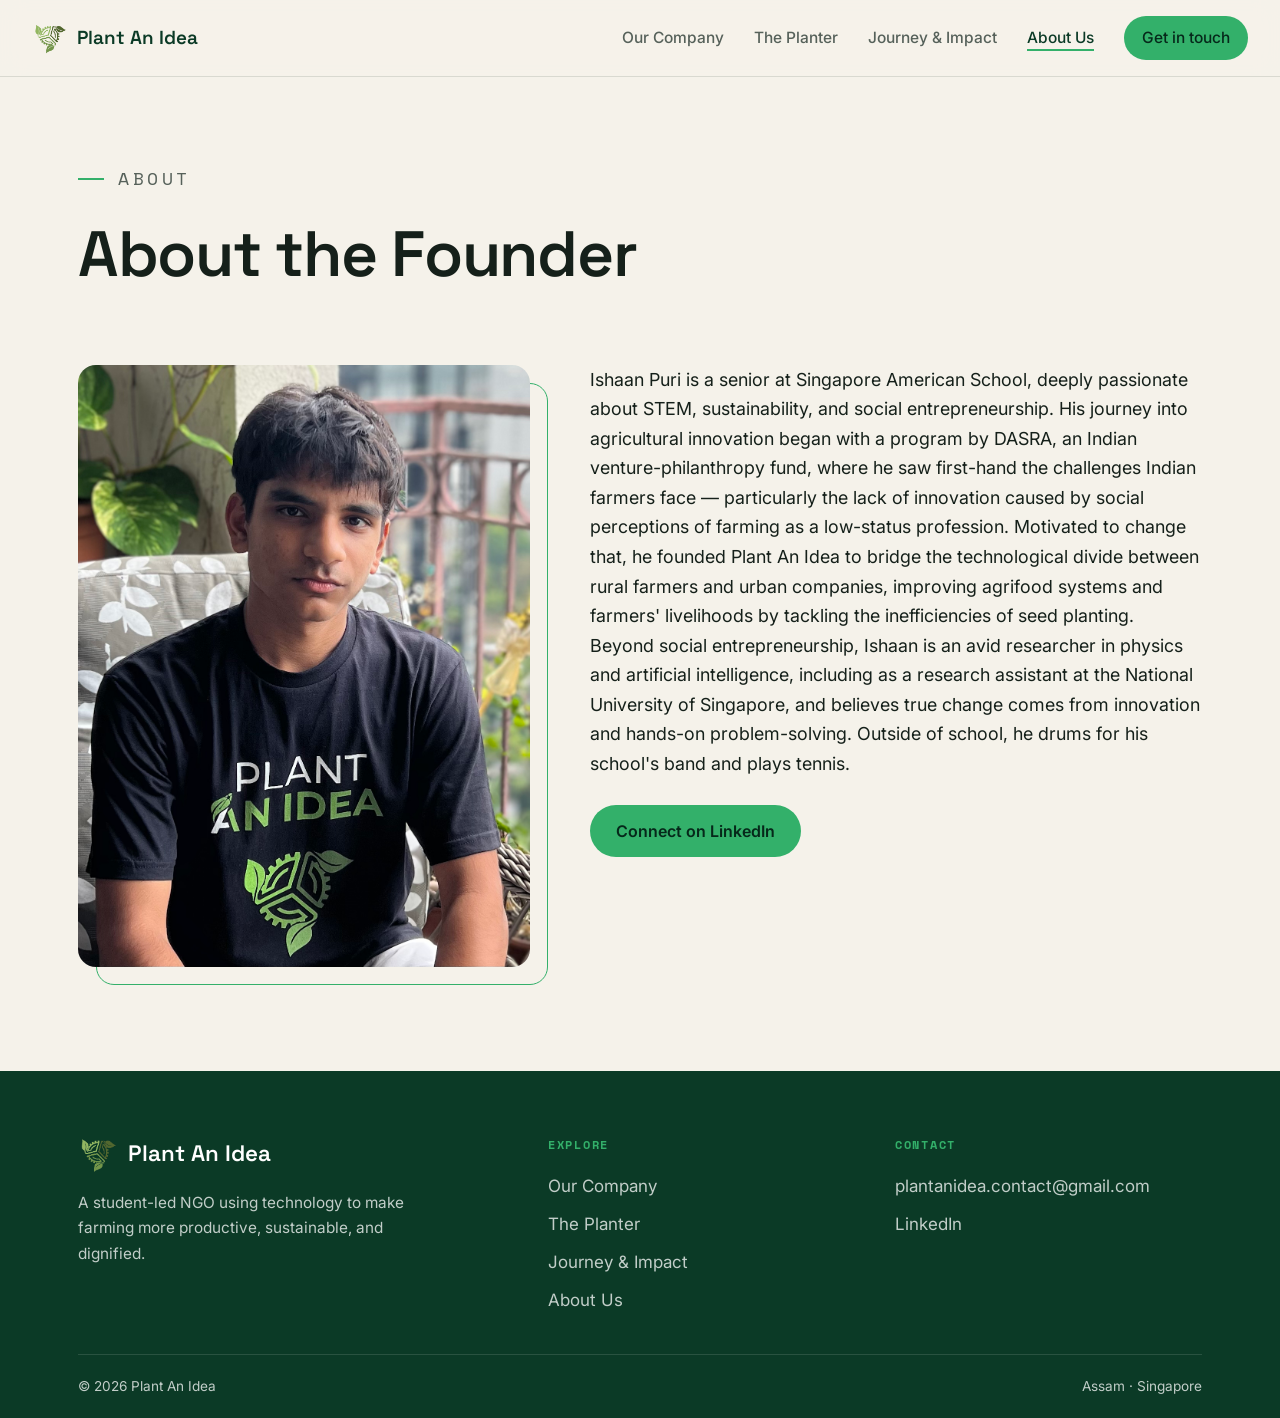
<file: about.html>
<!DOCTYPE html>
<html lang="en">
<head>
  <meta charset="UTF-8" />
  <meta name="viewport" content="width=device-width, initial-scale=1.0" />
  <title>About the Founder — Plant An Idea</title>
  <meta name="description" content="Ishaan Puri — student, researcher, and social entrepreneur, and the founder of Plant An Idea." />
  <link rel="preconnect" href="https://fonts.googleapis.com" />
  <link rel="preconnect" href="https://fonts.gstatic.com" crossorigin />
  <link href="https://fonts.googleapis.com/css2?family=Space+Grotesk:wght@400;500;600;700&family=Inter:wght@400;500;600;700&family=Space+Mono:wght@400;700&display=swap" rel="stylesheet" />
  <link rel="stylesheet" href="styles.css?v=20261001" />
</head>
<body>

  <header class="nav nav--light">
    <a class="nav__brand" href="index.html"><img src="assets/img/leaf-logo.png" alt="" />Plant An Idea</a>
    <nav class="nav__links">
      <a href="index.html">Our Company</a>
      <a href="planter.html">The Planter</a>
      <a href="journey.html">Journey &amp; Impact</a>
      <a href="about.html" class="active">About Us</a>
      <a class="nav__cta" href="index.html#contact">Get in touch</a>
    </nav>
    <button class="nav__burger" aria-label="Menu" aria-expanded="false"><span></span><span></span></button>
  </header>

  <main>
    <section class="phero">
      <div class="container">
        <p class="eyebrow">About</p>
        <h1 class="h-title">About the Founder</h1>
      </div>
    </section>

    <section class="section" style="padding-top:46px;">
      <div class="container">
        <div class="founder reveal">
          <div class="founder__photo"><img src="assets/img/founder.png" alt="Ishaan Puri, founder of Plant An Idea" /></div>
          <div class="founder__bio">
            <p>Ishaan Puri is a senior at Singapore American School, deeply passionate about STEM, sustainability, and social entrepreneurship. His journey into agricultural innovation began with a program by DASRA, an Indian venture-philanthropy fund, where he saw first-hand the challenges Indian farmers face — particularly the lack of innovation caused by social perceptions of farming as a low-status profession. Motivated to change that, he founded Plant An Idea to bridge the technological divide between rural farmers and urban companies, improving agrifood systems and farmers' livelihoods by tackling the inefficiencies of seed planting. Beyond social entrepreneurship, Ishaan is an avid researcher in physics and artificial intelligence, including as a research assistant at the National University of Singapore, and believes true change comes from innovation and hands-on problem-solving. Outside of school, he drums for his school's band and plays tennis.</p>
            <a class="btn btn--solid" href="https://www.linkedin.com/in/ishaanpuri2008/" target="_blank" rel="noopener" style="margin-top:8px;">Connect on LinkedIn</a>
          </div>
        </div>
      </div>
    </section>
  </main>

  <footer class="site-footer">
    <div class="container">
      <div class="site-footer__top">
        <div>
          <div class="f-brand"><img src="assets/img/leaf-logo.png" alt="" />Plant An Idea</div>
          <p>A student-led NGO using technology to make farming more productive, sustainable, and dignified.</p>
        </div>
        <div><h4>Explore</h4><ul><li><a href="index.html">Our Company</a></li><li><a href="planter.html">The Planter</a></li><li><a href="journey.html">Journey &amp; Impact</a></li><li><a href="about.html">About Us</a></li></ul></div>
        <div><h4>Contact</h4><ul><li><a href="mailto:plantanidea.contact@gmail.com">plantanidea.contact@gmail.com</a></li><li><a href="https://www.linkedin.com/in/ishaanpuri2008/" target="_blank" rel="noopener">LinkedIn</a></li></ul></div>
      </div>
      <div class="site-footer__bar"><span>© <span id="yr"></span> Plant An Idea</span><span>Assam · Singapore</span></div>
    </div>
  </footer>

  <script src="app.js"></script>
</body>
</html>
</file>
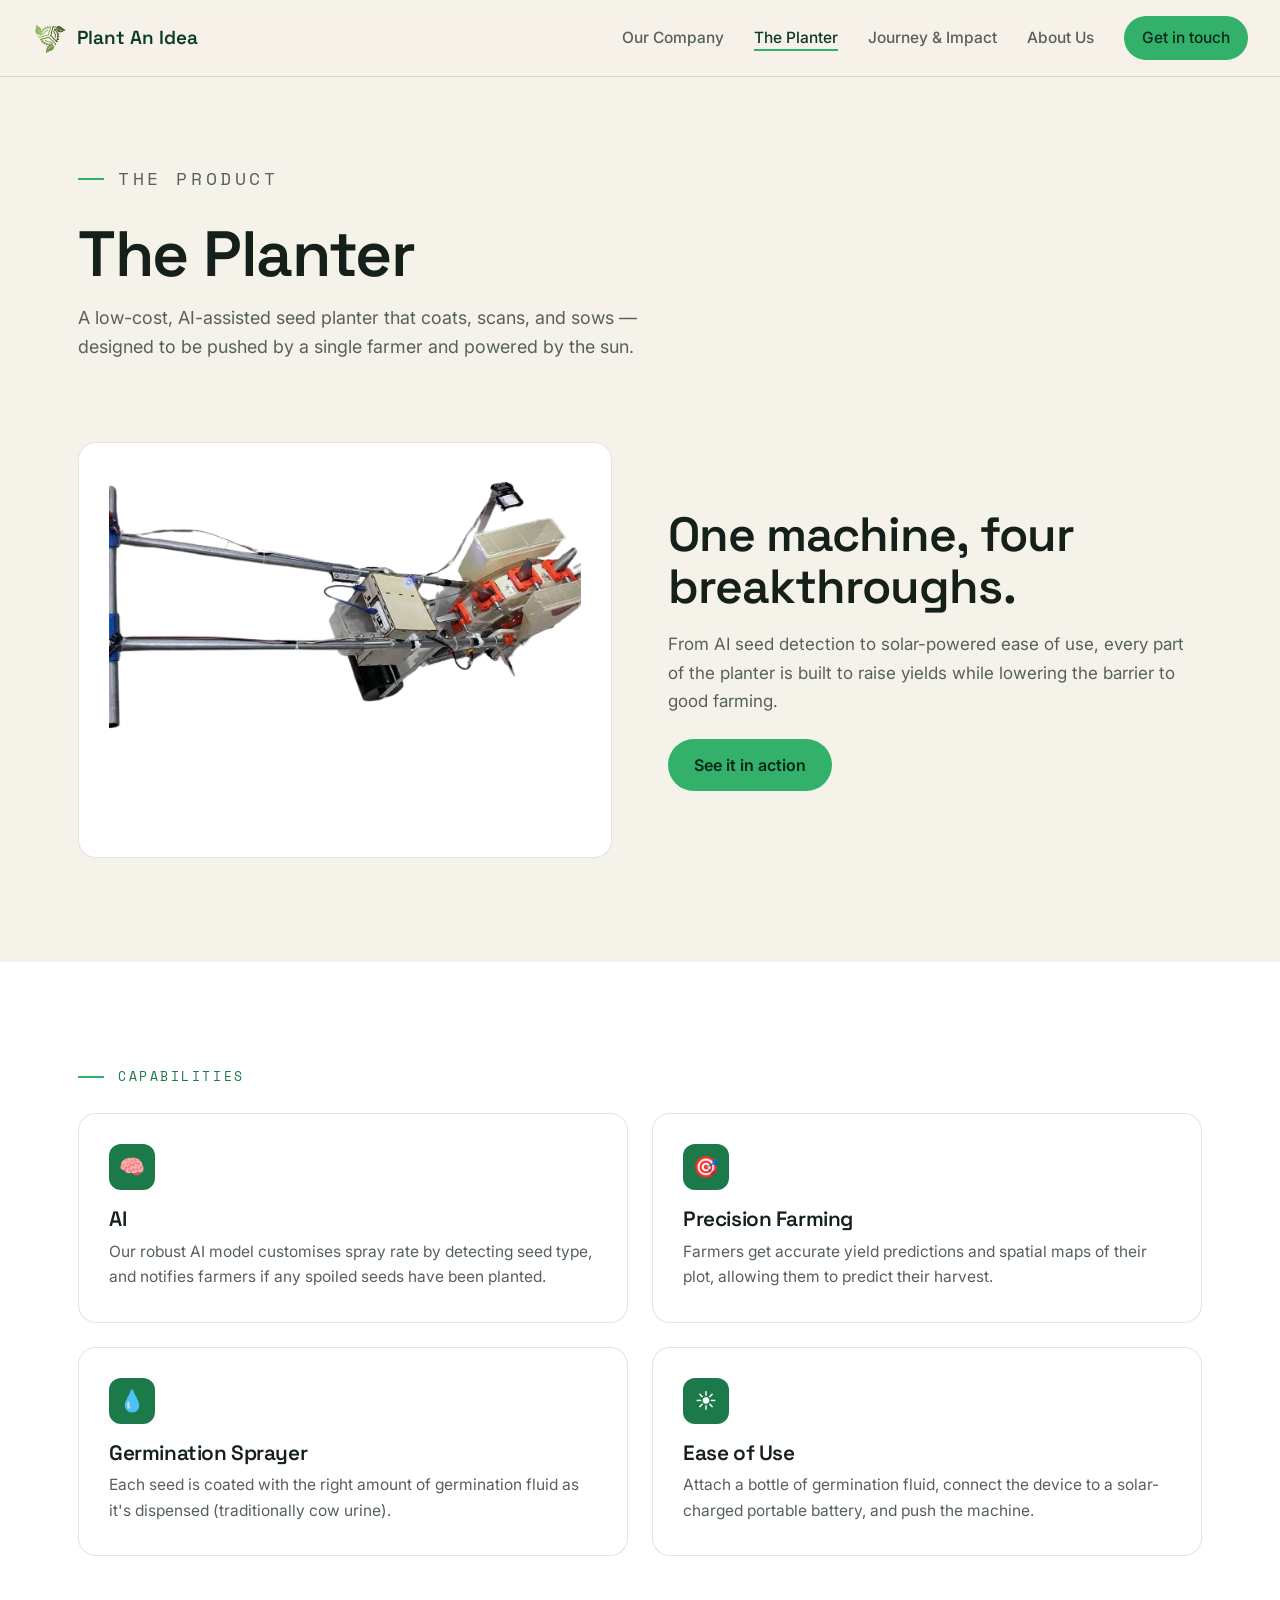
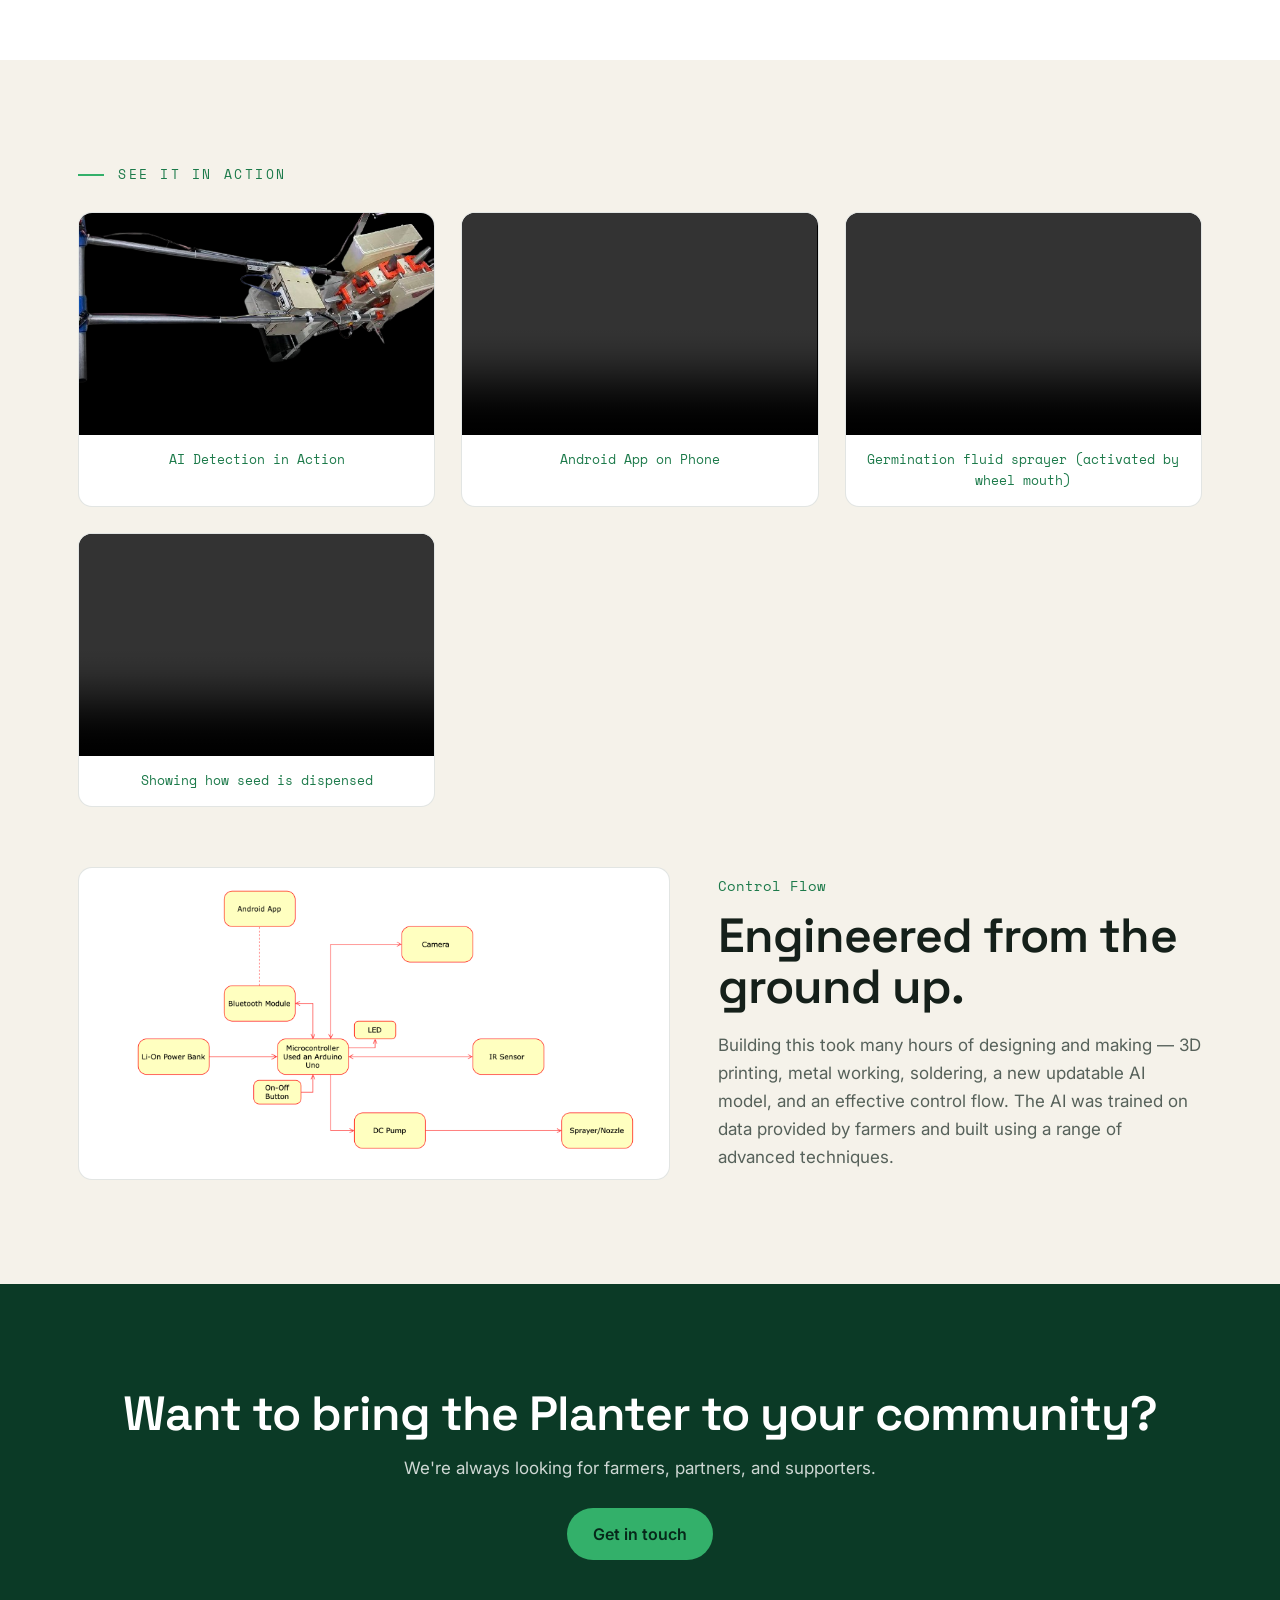
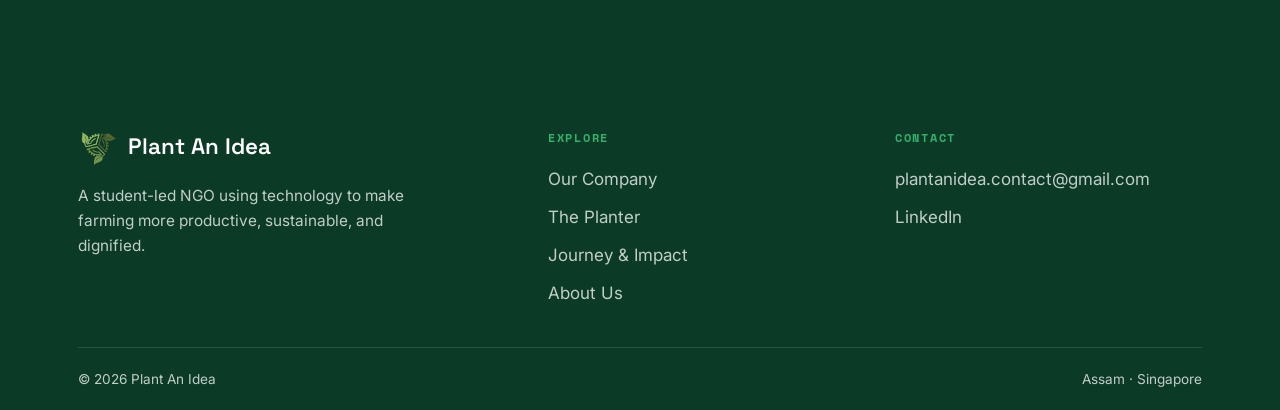
<file: planter.html>
<!DOCTYPE html>
<html lang="en">
<head>
  <meta charset="UTF-8" />
  <meta name="viewport" content="width=device-width, initial-scale=1.0" />
  <title>The Planter — Plant An Idea</title>
  <meta name="description" content="An AI-assisted, solar-friendly seed planter: precision farming, automatic germination spraying, and easy one-push operation." />
  <link rel="preconnect" href="https://fonts.googleapis.com" />
  <link rel="preconnect" href="https://fonts.gstatic.com" crossorigin />
  <link href="https://fonts.googleapis.com/css2?family=Space+Grotesk:wght@400;500;600;700&family=Inter:wght@400;500;600;700&family=Space+Mono:wght@400;700&display=swap" rel="stylesheet" />
  <link rel="stylesheet" href="styles.css?v=20261001" />
</head>
<body>

  <header class="nav nav--light">
    <a class="nav__brand" href="index.html"><img src="assets/img/leaf-logo.png" alt="" />Plant An Idea</a>
    <nav class="nav__links">
      <a href="index.html">Our Company</a>
      <a href="planter.html" class="active">The Planter</a>
      <a href="journey.html">Journey &amp; Impact</a>
      <a href="about.html">About Us</a>
      <a class="nav__cta" href="index.html#contact">Get in touch</a>
    </nav>
    <button class="nav__burger" aria-label="Menu" aria-expanded="false"><span></span><span></span></button>
  </header>

  <main>
    <section class="phero">
      <div class="container">
        <p class="eyebrow">The product</p>
        <h1 class="h-title">The Planter</h1>
        <p>A low-cost, AI-assisted seed planter that coats, scans, and sows — designed to be pushed by a single farmer and powered by the sun.</p>
      </div>
    </section>

    <section class="section" style="padding-top:50px;">
      <div class="container">
        <div class="split split--planter reveal">
          <div class="split__media"><img src="assets/img/planter-device.png" alt="The Plant An Idea seed planter" /></div>
          <div>
            <h2 class="h-sec">One machine, four breakthroughs.</h2>
            <p style="color:var(--ink-soft);">From AI seed detection to solar-powered ease of use, every part of the planter is built to raise yields while lowering the barrier to good farming.</p>
            <a class="btn btn--solid" href="#gallery" style="margin-top:24px;">See it in action</a>
          </div>
        </div>
      </div>
    </section>

    <section class="section section--cream2">
      <div class="container">
        <p class="eyebrow">Capabilities</p>
        <div class="feature-cards">
          <div class="fcard reveal"><div class="fcard__icon">🧠</div><h3>AI</h3><p>Our robust AI model customises spray rate by detecting seed type, and notifies farmers if any spoiled seeds have been planted.</p></div>
          <div class="fcard reveal"><div class="fcard__icon">🎯</div><h3>Precision Farming</h3><p>Farmers get accurate yield predictions and spatial maps of their plot, allowing them to predict their harvest.</p></div>
          <div class="fcard reveal"><div class="fcard__icon">💧</div><h3>Germination Sprayer</h3><p>Each seed is coated with the right amount of germination fluid as it's dispensed (traditionally cow urine).</p></div>
          <div class="fcard reveal"><div class="fcard__icon">☀️</div><h3>Ease of Use</h3><p>Attach a bottle of germination fluid, connect the device to a solar-charged portable battery, and push the machine.</p></div>
        </div>
      </div>
    </section>

    <section class="section" id="gallery">
      <div class="container">
        <p class="eyebrow">See it in action</p>
        <div class="vgrid">
          <div class="vitem reveal"><video src="assets/video/planter-ai.mp4" poster="assets/img/planter-device.png" controls playsinline></video><div class="cap">AI Detection in Action</div></div>
          <div class="vitem reveal"><video src="assets/video/planter-app.mp4" controls playsinline></video><div class="cap">Android App on Phone</div></div>
          <div class="vitem reveal"><video src="assets/video/planter-sprayer.mp4" controls playsinline></video><div class="cap">Germination fluid sprayer (activated by wheel mouth)</div></div>
          <div class="vitem reveal"><video src="assets/video/planter-dispense.mp4" controls playsinline></video><div class="cap">Showing how seed is dispensed</div></div>
        </div>

        <div class="diagram-block reveal">
          <img src="assets/img/control-flow.png" alt="Control-flow diagram of the planter electronics" />
          <div>
            <div class="cap">Control Flow</div>
            <h2 class="h-sec">Engineered from the ground up.</h2>
            <p style="color:var(--ink-soft);">Building this took many hours of designing and making — 3D printing, metal working, soldering, a new updatable AI model, and an effective control flow. The AI was trained on data provided by farmers and built using a range of advanced techniques.</p>
          </div>
        </div>
      </div>
    </section>

    <section class="section section--green">
      <div class="container" style="text-align:center;">
        <h2 class="h-sec" style="margin-bottom:14px;">Want to bring the Planter to your community?</h2>
        <p style="color:rgba(255,255,255,.8);max-width:540px;margin:0 auto 26px;">We're always looking for farmers, partners, and supporters.</p>
        <a class="btn btn--solid" href="index.html#contact">Get in touch</a>
      </div>
    </section>
  </main>

  <footer class="site-footer">
    <div class="container">
      <div class="site-footer__top">
        <div>
          <div class="f-brand"><img src="assets/img/leaf-logo.png" alt="" />Plant An Idea</div>
          <p>A student-led NGO using technology to make farming more productive, sustainable, and dignified.</p>
        </div>
        <div><h4>Explore</h4><ul><li><a href="index.html">Our Company</a></li><li><a href="planter.html">The Planter</a></li><li><a href="journey.html">Journey &amp; Impact</a></li><li><a href="about.html">About Us</a></li></ul></div>
        <div><h4>Contact</h4><ul><li><a href="mailto:plantanidea.contact@gmail.com">plantanidea.contact@gmail.com</a></li><li><a href="https://www.linkedin.com/in/ishaanpuri2008/" target="_blank" rel="noopener">LinkedIn</a></li></ul></div>
      </div>
      <div class="site-footer__bar"><span>© <span id="yr"></span> Plant An Idea</span><span>Assam · Singapore</span></div>
    </div>
  </footer>

  <script src="app.js"></script>
</body>
</html>
</file>
<file: styles.css>
/* =====================================================================
   Plant An Idea — agri-tech NGO (redesign)
   Space Grotesk (display) · Inter (body) · Space Mono (labels/stats)
   ===================================================================== */
:root{
  --green-900:#0b3a26;
  --green-700:#13573a;
  --green:#1c7a4a;
  --green-bright:#33b06a;
  --cream:#f5f2ea;
  --cream-2:#ffffff;
  --ink:#15201a;
  --ink-soft:#56615a;
  --line:rgba(16,40,28,.12);
  --radius:18px;
  --maxw:1180px;
  --ease:cubic-bezier(.22,1,.36,1);
  --display:'Space Grotesk',-apple-system,BlinkMacSystemFont,sans-serif;
  --sans:'Inter',-apple-system,BlinkMacSystemFont,'Segoe UI',Roboto,sans-serif;
  --mono:'Space Mono',ui-monospace,monospace;
}
*{box-sizing:border-box;margin:0;padding:0;}
html{scroll-behavior:smooth;}
body{background:var(--cream);color:var(--ink);font-family:var(--sans);font-size:17px;line-height:1.65;-webkit-font-smoothing:antialiased;}
img{display:block;max-width:100%;}
a{color:inherit;text-decoration:none;}
::selection{background:var(--green-bright);color:#06281a;}
.container{max-width:var(--maxw);margin:0 auto;padding:0 28px;}
.section{padding:104px 0;scroll-margin-top:84px;}
.section--green{background:var(--green-900);color:#fff;}
.section--cream2{background:var(--cream-2);}

/* ===== eyebrow + headings ===== */
.eyebrow{font-family:var(--mono);text-transform:uppercase;letter-spacing:.2em;font-size:.8rem;color:var(--green);display:flex;align-items:center;gap:14px;margin-bottom:26px;}
.eyebrow::before{content:"";width:26px;height:2px;background:var(--green-bright);}
.section--green .eyebrow{color:var(--green-bright);}
h1,h2,h3{font-family:var(--display);font-weight:600;letter-spacing:-.02em;line-height:1.08;}
.h-title{font-size:clamp(2.4rem,5.5vw,4rem);}
.h-sec{font-size:clamp(2rem,4vw,3rem);margin-bottom:18px;}

/* ===== Buttons ===== */
.btn{display:inline-flex;align-items:center;gap:9px;font-weight:600;font-size:1rem;padding:13px 26px;border-radius:999px;transition:transform .2s var(--ease),background .2s,color .2s,box-shadow .2s;cursor:pointer;border:none;font-family:var(--sans);}
.btn--solid{background:var(--green-bright);color:#06281a;}
.btn--solid:hover{transform:translateY(-2px);box-shadow:0 12px 28px rgba(51,176,106,.4);}
.btn--dark{background:var(--green-900);color:#fff;}
.btn--dark:hover{transform:translateY(-2px);background:var(--green-700);}
.btn--ghost{border:1.5px solid currentColor;}
.btn--ghost:hover{background:rgba(255,255,255,.12);transform:translateY(-2px);}
.btn--lightghost{border:1.5px solid var(--green);color:var(--green);}
.btn--lightghost:hover{background:var(--green);color:#fff;transform:translateY(-2px);}

/* ===== Header / Nav ===== */
.nav{position:fixed;top:0;left:0;right:0;z-index:100;display:flex;align-items:center;justify-content:space-between;padding:16px 32px;transition:background .35s var(--ease),box-shadow .35s,padding .35s;}
.nav__brand{display:flex;align-items:center;gap:11px;font-family:var(--display);font-weight:600;font-size:1.18rem;color:#fff;}
.nav__brand img{width:34px;height:34px;}
.nav__links{display:flex;align-items:center;gap:30px;}
.nav__links a{color:rgba(255,255,255,.9);font-size:.97rem;font-weight:500;transition:color .2s;}
.nav__links a:hover,.nav__links a.active{color:#fff;}
.nav__links a.active{text-decoration:underline;text-underline-offset:6px;text-decoration-color:var(--green-bright);text-decoration-thickness:2px;}
.nav__cta{background:var(--green-bright);color:#06281a!important;border-radius:999px;padding:9px 18px;}
.nav__burger{display:none;}
/* light pages (no dark hero behind nav): nav starts solid */
.nav--light{background:rgba(245,242,234,.9);backdrop-filter:saturate(180%) blur(12px);box-shadow:0 1px 0 var(--line);}
.nav--light .nav__brand{color:var(--green-900);}
.nav--light .nav__links a{color:var(--ink-soft);}
.nav--light .nav__links a:hover,.nav--light .nav__links a.active{color:var(--green-900);}
/* scrolled state (over a dark hero) */
.nav.is-scrolled{background:rgba(245,242,234,.92);backdrop-filter:saturate(180%) blur(12px);box-shadow:0 1px 0 var(--line);padding:11px 32px;}
.nav.is-scrolled .nav__brand{color:var(--green-900);}
.nav.is-scrolled .nav__links a{color:var(--ink-soft);}
.nav.is-scrolled .nav__links a:hover,.nav.is-scrolled .nav__links a.active{color:var(--green-900);}

/* ===== Hero (video) ===== */
.hero{position:relative;height:100vh;min-height:600px;overflow:hidden;display:flex;align-items:center;color:#fff;}
.hero__bg{position:absolute;inset:0;width:100%;height:100%;object-fit:cover;}
.hero__scrim{position:absolute;inset:0;background:linear-gradient(105deg,rgba(7,40,26,.86) 0%,rgba(7,40,26,.55) 45%,rgba(7,40,26,.2) 100%),linear-gradient(0deg,rgba(7,40,26,.6),transparent 40%);}
.hero__inner{position:relative;max-width:var(--maxw);width:100%;margin:0 auto;padding:0 28px;}
.hero__inner .eyebrow{color:var(--green-bright);}
.hero h1{font-size:clamp(3rem,8vw,6.4rem);max-width:14ch;}
.hero__sub{max-width:580px;margin-top:22px;font-size:clamp(1.05rem,2vw,1.28rem);color:rgba(255,255,255,.9);}
.hero__actions{display:flex;gap:14px;margin-top:34px;flex-wrap:wrap;}
.hero__scroll{position:absolute;left:50%;bottom:24px;transform:translateX(-50%);color:#fff;opacity:.8;font-size:1.3rem;animation:bob 1.8s var(--ease) infinite;}
@keyframes bob{0%,100%{transform:translateX(-50%)}50%{transform:translateX(-50%) translateY(8px)}}

/* page hero (non-video, for subpages) */
.phero{padding:150px 0 30px;}
.phero .h-title{max-width:16ch;}
.phero p{color:var(--ink-soft);max-width:620px;margin-top:14px;font-size:1.12rem;}

/* ===== Mission ===== */
.mission{display:grid;grid-template-columns:1.1fr .9fr;gap:60px;align-items:center;}
.mission__lead{font-family:var(--display);font-weight:500;font-size:clamp(1.5rem,2.6vw,2.1rem);line-height:1.25;}
.mission__lead .hl{color:var(--green);}
.mission p{color:var(--ink-soft);margin-top:18px;}
.mission__img img{width:100%;border-radius:var(--radius);aspect-ratio:4/5;object-fit:cover;}

/* ===== Stats band ===== */
.stats{display:grid;grid-template-columns:repeat(4,1fr);gap:28px;}
.stat .num{font-family:var(--mono);font-weight:700;font-size:3.4rem;line-height:1;color:var(--green-bright);}
.section--green .stat .num{color:var(--green-bright);}
.stat .label{margin-top:12px;color:rgba(255,255,255,.82);font-size:.98rem;}
.section:not(.section--green) .stat .num{color:var(--green);}
.section:not(.section--green) .stat .label{color:var(--ink-soft);}

/* ===== Feature cards ===== */
.feature-cards{display:grid;grid-template-columns:repeat(2,1fr);gap:24px;}
.fcard{background:var(--cream-2);border:1px solid var(--line);border-radius:var(--radius);padding:30px 30px 32px;transition:transform .3s var(--ease),box-shadow .3s;}
.fcard:hover{transform:translateY(-5px);box-shadow:0 20px 44px rgba(11,58,38,.12);}
.fcard__icon{width:46px;height:46px;border-radius:12px;background:var(--green);color:#fff;display:flex;align-items:center;justify-content:center;font-size:1.3rem;margin-bottom:18px;}
.fcard h3{font-size:1.3rem;margin-bottom:8px;}
.fcard p{color:var(--ink-soft);font-size:.97rem;}

/* split: planter image + intro */
.split{display:grid;grid-template-columns:1fr 1fr;gap:56px;align-items:center;}
.split__media img{width:100%;border-radius:var(--radius);}
.split--planter .split__media{background:var(--cream-2);border:1px solid var(--line);border-radius:var(--radius);padding:30px;}

/* ===== Voices from the field — centered testimonial video ===== */
.eyebrow--center{justify-content:center;}
.voices{max-width:960px;margin:0 auto;text-align:center;}
.voices h2{margin-bottom:14px;}
.voices > p{color:var(--ink-soft);max-width:600px;margin:0 auto 34px;}
.voices__video{border-radius:var(--radius);overflow:hidden;background:#000;box-shadow:0 26px 60px rgba(11,58,38,.18);margin-bottom:30px;}
.voices__video video{display:block;width:100%;height:auto;}

/* ===== Gallery (videos) ===== */
.vgrid{display:grid;grid-template-columns:repeat(3,1fr);gap:26px;}
.vitem{background:var(--cream-2);border:1px solid var(--line);border-radius:14px;overflow:hidden;}
.vitem video{width:100%;display:block;background:#000;aspect-ratio:16/10;object-fit:cover;}
.vitem .cap{padding:14px 16px;font-family:var(--mono);font-size:.82rem;color:var(--green);text-align:center;}
.diagram-block{display:grid;grid-template-columns:1.1fr .9fr;gap:48px;align-items:center;margin-top:60px;}
.diagram-block img{width:100%;border-radius:14px;border:1px solid var(--line);background:#fff;padding:16px;}
.diagram-block .cap{font-family:var(--mono);color:var(--green);font-size:.85rem;margin-bottom:12px;}

/* ===== Timeline (Journey) ===== */
.tline{list-style:none;position:relative;max-width:980px;margin:0 auto;}
.tline::before{content:"";position:absolute;left:14px;top:10px;bottom:10px;width:2px;background:var(--line);}
.tnode{position:relative;padding:0 0 56px 60px;}
.tnode:last-child{padding-bottom:0;}
.tnode::before{content:"";position:absolute;left:6px;top:6px;width:18px;height:18px;border-radius:50%;background:var(--green-bright);border:4px solid var(--cream);}
.section--cream2 .tnode::before{border-color:var(--cream-2);}
.tnode .date{font-family:var(--mono);font-size:.8rem;color:var(--green);text-transform:uppercase;letter-spacing:.1em;}
.tnode h3{font-size:1.5rem;margin:8px 0 16px;}
.tnode p{color:var(--ink-soft);}
.tnode a{color:var(--green);text-decoration:underline;text-underline-offset:3px;}
.tnode__media{margin-top:22px;display:grid;gap:16px;border-radius:var(--radius);overflow:hidden;}
.tnode__media img,.tnode__media video{width:100%;border-radius:var(--radius);background:#000;}

/* ===== About founder ===== */
.founder{display:grid;grid-template-columns:.85fr 1.15fr;gap:60px;align-items:start;}
.founder__photo{position:relative;}
.founder__photo img{width:100%;border-radius:var(--radius);position:relative;z-index:1;}
.founder__photo::after{content:"";position:absolute;inset:18px -18px -18px 18px;border:1.5px solid var(--green-bright);border-radius:var(--radius);z-index:0;}
.founder__bio p{color:var(--ink-soft);margin-bottom:18px;}
.founder__bio p:first-of-type{color:var(--ink);font-size:1.12rem;}

/* ===== Contact form ===== */
.contact-split{display:grid;grid-template-columns:1fr 1.05fr;gap:60px;align-items:center;}
.contact-split h2{font-size:clamp(1.9rem,3.6vw,2.8rem);}
.contact-split p{color:rgba(255,255,255,.8);margin-top:14px;}
.form-grid{display:grid;grid-template-columns:1fr 1fr;gap:20px 24px;}
.field{display:flex;flex-direction:column;gap:8px;}
.field.full{grid-column:1/-1;}
.field label{font-family:var(--mono);font-size:.85rem;color:#dff0e7;}
.field input,.field textarea{border:none;border-radius:14px;padding:13px 16px;font-family:var(--sans);font-size:1rem;background:#fff;color:#111;}
.field textarea{min-height:120px;resize:vertical;}

/* ===== Footer ===== */
.site-footer{background:var(--green-900);color:rgba(255,255,255,.75);}
.site-footer__top{display:grid;grid-template-columns:1.4fr 1fr 1fr;gap:40px;padding:64px 0 40px;}
.site-footer .f-brand{display:flex;align-items:center;gap:12px;font-family:var(--display);font-weight:600;font-size:1.4rem;color:#fff;margin-bottom:16px;}
.site-footer .f-brand img{width:38px;}
.site-footer__top p{max-width:34ch;font-size:.96rem;}
.site-footer h4{font-family:var(--mono);text-transform:uppercase;letter-spacing:.14em;font-size:.78rem;color:var(--green-bright);margin-bottom:16px;}
.site-footer ul{list-style:none;display:flex;flex-direction:column;gap:10px;}
.site-footer a:hover{color:#fff;}
.site-footer__bar{border-top:1px solid rgba(255,255,255,.12);padding:20px 0;font-size:.85rem;display:flex;justify-content:space-between;flex-wrap:wrap;gap:10px;}

/* ===== Reveal ===== */
.reveal{opacity:0;transform:translateY(26px);transition:opacity .7s var(--ease),transform .7s var(--ease);}
.reveal.is-visible{opacity:1;transform:none;}
@media (prefers-reduced-motion:reduce){.reveal{opacity:1;transform:none;}.hero__scroll{animation:none;}}

/* ===== Responsive ===== */
@media (max-width:920px){
  .mission,.split,.contact-split,.diagram-block{grid-template-columns:1fr;gap:34px;}
  .stats{grid-template-columns:repeat(2,1fr);gap:34px 22px;}
  .feature-cards{grid-template-columns:1fr;}
  .vgrid{grid-template-columns:1fr 1fr;}
  .founder{grid-template-columns:1fr;gap:34px;}
  .founder__photo{max-width:380px;}
  .site-footer__top{grid-template-columns:1fr 1fr;}
}
@media (max-width:780px){
  .nav__links{position:fixed;inset:0 0 0 auto;width:min(80vw,330px);flex-direction:column;align-items:flex-start;justify-content:center;gap:26px;background:var(--green-900);padding:44px;transform:translateX(100%);transition:transform .4s var(--ease);}
  .nav__links a{color:#fff!important;font-size:1.2rem;}
  .nav.is-open .nav__links{transform:none;}
  .nav__burger{display:flex;flex-direction:column;gap:6px;width:30px;height:24px;justify-content:center;background:none;border:none;cursor:pointer;z-index:101;}
  .nav__burger span{display:block;height:2px;background:#fff;transition:transform .3s,opacity .3s;}
  .nav--light:not(.is-open) .nav__burger span,.nav.is-scrolled:not(.is-open) .nav__burger span{background:var(--green-900);}
  .nav.is-open .nav__burger span:first-child{transform:translateY(4px) rotate(45deg);}
  .nav.is-open .nav__burger span:last-child{transform:translateY(-4px) rotate(-45deg);}
}
@media (max-width:560px){
  .section{padding:72px 0;}
  .stats,.vgrid,.form-grid,.site-footer__top{grid-template-columns:1fr;}
}
.film{margin:34px auto 0;max-width:960px;aspect-ratio:16/9;border-radius:var(--radius);overflow:hidden;background:#000;box-shadow:0 20px 50px rgba(0,0,0,.18);}
.film iframe{width:100%;height:100%;border:0;display:block;}
</file>
